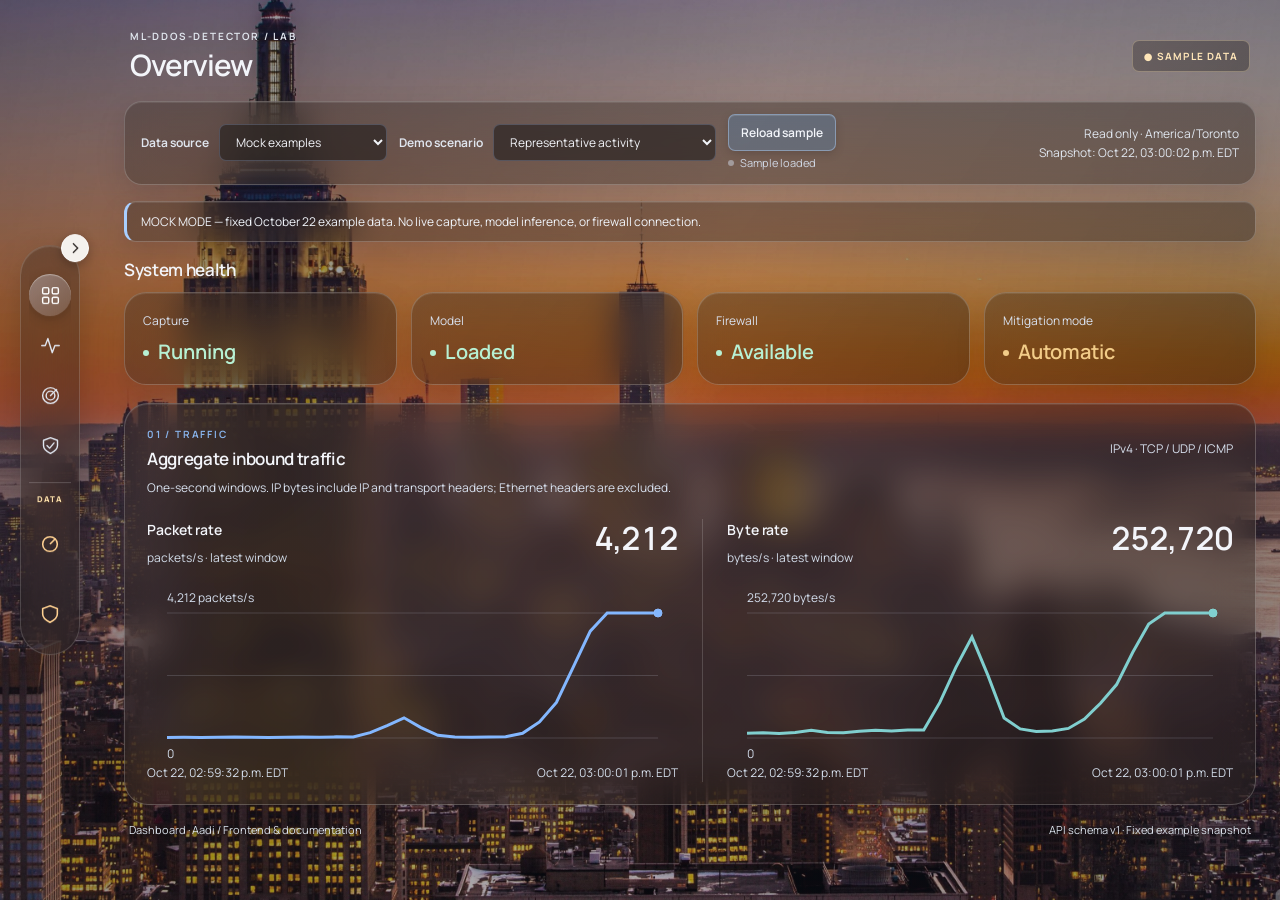
<file: frontend/index.html>
<!doctype html>
<html lang="en">
<head>
  <meta charset="utf-8"><meta name="viewport" content="width=device-width, initial-scale=1">
  <title>ML-DDoS-Detector · Dashboard</title>
  <link rel="stylesheet" href="styles.css"><link rel="stylesheet" href="dashboard.css?v=12">
  <script type="module" src="app.js?v=9"></script><script type="module" src="navigation.js?v=10"></script>
</head>
<body><a class="skip-link" href="#page-title">Skip to content</a>
<aside class="glass-nav" aria-label="Dashboard sidebar"><button id="sidebar-toggle" class="sidebar-toggle" aria-expanded="false" aria-controls="sidebar-navigation" aria-label="Expand sidebar"><svg viewBox="0 0 24 24" fill="none" stroke="currentColor" stroke-width="2" aria-hidden="true"><path d="m9 5 7 7-7 7"/></svg></button><div class="rail-scroll"><nav id="sidebar-navigation" aria-label="Main navigation"><a href="#overview" aria-label="Overview" aria-describedby="tip-overview"><svg viewBox="0 0 24 24" aria-hidden="true" fill="none" stroke="currentColor" stroke-width="1.6" stroke-linecap="round" stroke-linejoin="round"><rect x="3" y="3" width="7" height="7" rx="1.5"/><rect x="14" y="3" width="7" height="7" rx="1.5"/><rect x="3" y="14" width="7" height="7" rx="1.5"/><rect x="14" y="14" width="7" height="7" rx="1.5"/></svg><span class="nav-label" id="tip-overview" role="tooltip">Overview</span></a><a href="#traffic" aria-label="Traffic" aria-describedby="tip-traffic"><svg viewBox="0 0 24 24" aria-hidden="true" fill="none" stroke="currentColor" stroke-width="1.6" stroke-linecap="round" stroke-linejoin="round"><path d="M2 12h4l3-8 5 16 3-8h5"/></svg><span class="nav-label" id="tip-traffic" role="tooltip">Traffic</span></a><a href="#detections" aria-label="Detections" aria-describedby="tip-detections"><svg viewBox="0 0 24 24" aria-hidden="true" fill="none" stroke="currentColor" stroke-width="1.6" stroke-linecap="round" stroke-linejoin="round"><circle cx="12" cy="12" r="9"/><circle cx="12" cy="12" r="5"/><path d="m12 12 7-7"/></svg><span class="nav-label" id="tip-detections" role="tooltip">Detections</span></a><a href="#blocks" aria-label="Blocks" aria-describedby="tip-blocks"><svg viewBox="0 0 24 24" aria-hidden="true" fill="none" stroke="currentColor" stroke-width="1.6" stroke-linecap="round" stroke-linejoin="round"><path d="m12 3 8 3v6c0 5-8 9-8 9s-8-4-8-9V6z"/><path d="m8 12 3 3 5-6"/></svg><span class="nav-label" id="tip-blocks" role="tooltip">Blocks</span></a></nav><div class="sidebar-statuses" aria-label="Snapshot summaries"><p class="status-caption">DATA</p><div class="status-item" id="detection-status" tabindex="0" role="group" aria-label="Detection: awaiting demo data" aria-describedby="detection-tip"><svg viewBox="0 0 24 24" fill="none" stroke="currentColor" stroke-width="1.7" aria-hidden="true"><circle cx="12" cy="12" r="8"/><path d="m12 12 6-6"/></svg><span class="status-copy"><small>Detection · demo</small><strong id="detection-summary">Awaiting data</strong></span><span class="status-tooltip" id="detection-tip" role="tooltip">Awaiting demo data. Live attack state is unknown.</span></div><div class="status-item" id="mitigation-status" tabindex="0" role="group" aria-label="Mitigation: awaiting demo data" aria-describedby="mitigation-tip"><svg viewBox="0 0 24 24" fill="none" stroke="currentColor" stroke-width="1.7" aria-hidden="true"><path d="m12 3 8 3v6c0 5-8 9-8 9s-8-4-8-9V6z"/></svg><span class="status-copy"><small>Mitigation · demo</small><strong id="mitigation-summary">Awaiting data</strong></span><span class="status-tooltip" id="mitigation-tip" role="tooltip">Awaiting demo data. Live firewall state is unknown.</span></div></div></div></aside>
  <main class="workspace">
    <div class="heading"><div><p class="eyebrow">ML-DDOS-DETECTOR / LAB</p><h1 id="page-title" tabindex="-1">Overview</h1></div><span class="sample">● SAMPLE DATA</span></div>
    <section class="toolbar" aria-label="Data source controls">
      <div class="toolbar-controls">
        <div class="control-field"><label for="source">Data source</label><select id="source"><option value="mock">Mock examples</option><option value="api">Backend API</option></select></div>
        <div class="control-field scenario-field"><label for="scenario">Demo scenario</label><select id="scenario"><option value="sample">Representative activity</option><option value="empty">No measurements or events</option><option value="zero">Measured zero traffic</option><option value="unavailable">Capture unavailable</option><option value="stale">Stale snapshot</option><option value="loading">Slow sample load</option><option value="invalid">Malformed response</option><option value="error">Connection failure</option></select></div>
        <div class="refresh-control"><button id="reload" aria-describedby="refresh-state">Reload sample</button><span id="refresh-state">Awaiting data</span></div>
      </div>
      <span class="shared-meta">Read only · America/Toronto<br><span id="updated">Awaiting snapshot</span></span>
    </section>
    <p id="notice" role="status" aria-live="polite">Loading sample data…</p>
    <details id="provenance" class="data-details" hidden><summary>Data details</summary><p id="provenance-text">Awaiting source details.</p></details>
    <div class="overview-content view" id="view-overview"><section aria-labelledby="health-title"><div class="section-heading"><h2 id="health-title">System health</h2></div><div id="health" class="health-grid"></div></section>
    <section class="panel" aria-labelledby="traffic-title"><div class="section-heading"><div><p class="eyebrow">01 / TRAFFIC</p><h2 id="traffic-title">Aggregate inbound traffic</h2></div><span>IPv4 · TCP / UDP / ICMP</span></div><p class="muted">One-second windows. IP bytes include IP and transport headers; Ethernet headers are excluded.</p><div id="overview-charts" class="charts"></div></section>
    </div><section class="panel view" id="view-traffic" hidden aria-labelledby="traffic-page-title"><div class="section-heading"><h2 id="traffic-page-title">Aggregate inbound traffic</h2><span>IPv4 · TCP / UDP / ICMP</span></div><p class="muted">One-second windows. IP bytes include IP and transport headers; Ethernet headers are excluded.</p><div id="charts" class="charts"></div></section><section class="panel view" id="view-detections" hidden aria-labelledby="detections-title"><div class="section-heading"><div><p class="eyebrow">02 / DETECTION</p><h2 id="detections-title">Detection events</h2></div><span id="detection-count"></span></div><p class="muted">Scores describe aggregate windows. Source events reuse that score and carry separate attribution evidence.</p><div id="detections" class="table-wrap"></div></section>
    <section class="panel view" id="view-blocks" hidden aria-labelledby="blocks-title"><div class="section-heading"><div><p class="eyebrow">03 / MITIGATION</p><h2 id="blocks-title">Confirmed blocks in snapshot</h2></div><span id="block-count"></span></div><p class="muted">A block request is not confirmation. These fixed examples do not describe current firewall state.</p><div id="blocks" class="table-wrap"></div></section>
    <footer>Dashboard · Aadi / Frontend &amp; documentation <span>API schema v1 · Fixed example snapshot</span></footer>
  </main>
</body>
</html>
</file>
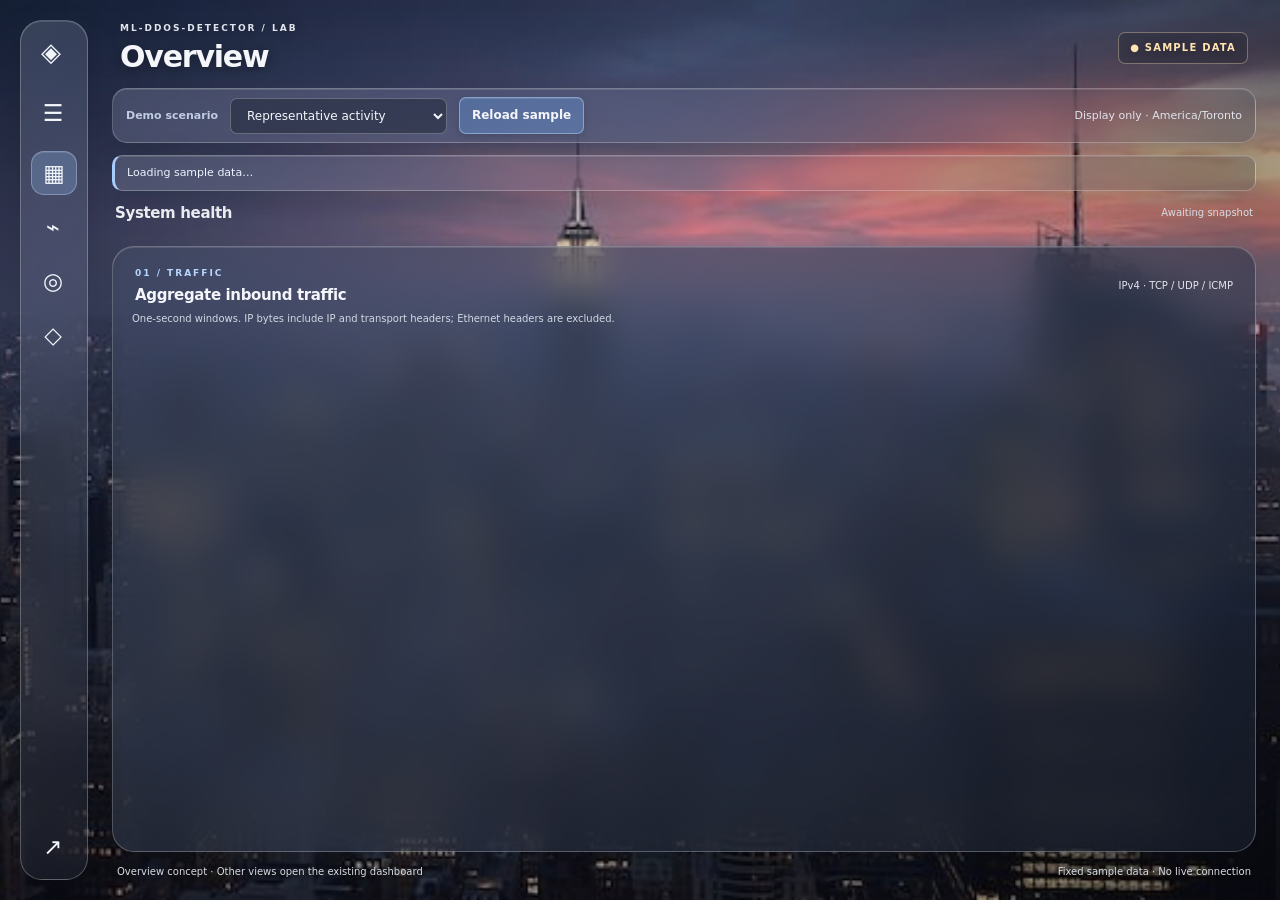
<file: frontend/overview-preview.html>
<!doctype html>
<html lang="en">
<head>
  <meta charset="utf-8"><meta name="viewport" content="width=device-width, initial-scale=1">
  <title>ML-DDoS-Detector · Overview concept</title>
  <link rel="stylesheet" href="styles.css"><link rel="stylesheet" href="overview-preview.css?v=2">
  <script type="module" src="app.js"></script>
</head>
<body>
  <aside class="glass-nav" aria-label="Preview navigation">
    <a class="nav-brand" href="overview-preview.html" aria-label="Overview concept">◈<span>ML-DDoS-Detector</span></a>
    <button class="nav-pin" aria-label="Pin sidebar open" aria-expanded="false"><span class="nav-icon">☰</span><span class="nav-label">Keep menu open</span></button>
    <nav>
      <a class="selected" aria-current="page" href="overview-preview.html"><span class="nav-icon">▦</span><span class="nav-label">Overview</span></a>
      <a href="./#traffic-title" title="Traffic — existing dashboard"><span class="nav-icon">⌁</span><span class="nav-label">Traffic</span></a>
      <a href="./#detections-title" title="Detections — existing dashboard"><span class="nav-icon">◎</span><span class="nav-label">Detections</span></a>
      <a href="./#blocks-title" title="Blocks — existing dashboard"><span class="nav-icon">◇</span><span class="nav-label">Blocks</span></a>
    </nav>
    <a class="nav-bottom" href="./" title="Open existing dashboard"><span class="nav-icon">↗</span><span class="nav-label">Existing dashboard</span></a>
  </aside>
  <main class="workspace">
    <div class="heading"><div><p class="eyebrow">ML-DDOS-DETECTOR / LAB</p><h1>Overview</h1></div><span class="sample">● SAMPLE DATA</span></div>
    <section class="toolbar" aria-label="Mock demonstration controls"><div><label for="scenario">Demo scenario</label><select id="scenario"><option value="sample">Representative activity</option><option value="empty">No measurements or events</option><option value="zero">Measured zero traffic</option><option value="unavailable">Capture unavailable</option><option value="stale">Stale snapshot</option><option value="error">Connection failure</option></select><button id="reload">Reload sample</button></div><span>Display only · America/Toronto</span></section>
    <p id="notice" role="status" aria-live="polite">Loading sample data…</p>
    <div class="overview-content"><section aria-labelledby="health-title"><div class="section-heading"><h2 id="health-title">System health</h2><span id="updated">Awaiting snapshot</span></div><div id="health" class="health-grid"></div></section>
    <section class="panel" aria-labelledby="traffic-title"><div class="section-heading"><div><p class="eyebrow">01 / TRAFFIC</p><h2 id="traffic-title">Aggregate inbound traffic</h2></div><span>IPv4 · TCP / UDP / ICMP</span></div><p class="muted">One-second windows. IP bytes include IP and transport headers; Ethernet headers are excluded.</p><div id="charts" class="charts"></div></section>
    </div><div hidden aria-hidden="true"><section class="panel" aria-labelledby="detections-title"><div class="section-heading"><div><p class="eyebrow">02 / DETECTION</p><h2 id="detections-title">Detection events</h2></div><span id="detection-count"></span></div><p class="muted">Scores describe aggregate windows. Source events reuse that score and carry separate attribution evidence.</p><div id="detections" class="table-wrap"></div></section>
    <section class="panel" aria-labelledby="blocks-title"><div class="section-heading"><div><p class="eyebrow">03 / MITIGATION</p><h2 id="blocks-title">Confirmed blocks in snapshot</h2></div><span id="block-count"></span></div><p class="muted">A block request is not confirmation. These fixed examples do not describe current firewall state.</p><div id="blocks" class="table-wrap"></div></section>
    </div><footer>Overview concept · Other views open the existing dashboard <span>Fixed sample data · No live connection</span></footer>
  </main>
<script>
const pin = document.querySelector('.nav-pin');
pin.addEventListener('click', () => {
  const open = document.querySelector('.glass-nav').classList.toggle('pinned');
  pin.setAttribute('aria-expanded', String(open));
  pin.setAttribute('aria-label', open ? 'Unpin sidebar' : 'Pin sidebar open');
});
</script>
</body>
</html>
</file>
<file: frontend/styles.css>
/* Visual-only redesign. Existing HTML, data and interaction behavior are retained. */
:root {
  color-scheme: dark;
  --ink: #edf3ff;
  --muted: #a5b3cc;
  --line: rgba(181, 204, 255, .13);
  --teal: #77b7ff;
  --bg: #0b1220;
  --surface: rgba(20, 31, 51, .88);
  --blue: #83b7ff;
}
* { box-sizing: border-box; }
html { scroll-padding-top: 20px; }
body {
  margin: 0;
  min-width: 320px;
  background: var(--bg);
  color: var(--ink);
  font: 14px/1.6 system-ui, -apple-system, "Segoe UI", sans-serif;
  -webkit-font-smoothing: antialiased;
}
body::before {
  content: "";
  position: fixed;
  inset: 0;
  z-index: -1;
  pointer-events: none;
  background:
    radial-gradient(ellipse at 8% 0%, rgba(48, 98, 190, .23), transparent 48%),
    radial-gradient(ellipse at 100% 42%, rgba(38, 91, 128, .16), transparent 43%),
    linear-gradient(130deg, #101a2d 0%, #0b1220 55%, #101d2a 100%);
}
header {
  height: 64px;
  padding: 0 max(28px, calc((100vw - 1280px) / 2));
  display: flex;
  align-items: center;
  justify-content: space-between;
  border-bottom: 1px solid var(--line);
  background: rgba(15, 24, 42, .72);
  -webkit-backdrop-filter: blur(22px);
  backdrop-filter: blur(22px);
}
.brand {
  display: flex;
  align-items: center;
  gap: 12px;
  font-size: 26px;
  color: var(--blue);
  text-decoration: none;
  font-weight: 750;
}
.brand span { font-size: 15px; letter-spacing: -.25px; color: var(--ink); }
.tag, .eyebrow { font-size: 10px; letter-spacing: 1.8px; font-weight: 650; color: var(--muted); }
.tag { border: 1px solid var(--line); padding: 5px 10px; border-radius: 6px; }
main { max-width: 1336px; padding: 28px; margin: auto; }
.heading, .section-heading { display: flex; align-items: center; justify-content: space-between; gap: 18px; }
.heading { margin-bottom: 20px; }
h1 { font-size: clamp(28px, 3vw, 36px); letter-spacing: -1.2px; line-height: 1.15; margin: 5px 0 8px; font-weight: 650; }
h2 { font-size: 18px; letter-spacing: -.35px; line-height: 1.4; margin: 0; font-weight: 650; }
h3 { font-size: 14px; letter-spacing: -.1px; margin: 0 0 5px; font-weight: 600; }
.eyebrow { margin: 0 0 5px; }
.subtitle, .muted { color: var(--muted); margin: 0; font-size: 12px; }
.sample {
  display: inline-flex;
  align-items: center;
  font-size: 10px;
  letter-spacing: 1.2px;
  font-weight: 700;
  color: #f2cf8b;
  background: rgba(203, 150, 57, .1);
  border: 1px solid rgba(237, 189, 100, .25);
  padding: 7px 11px;
  border-radius: 7px;
  white-space: nowrap;
}
.toolbar {
  padding: 11px 14px;
  border: 1px solid var(--line);
  border-radius: 12px;
  background: rgba(34, 48, 73, .5);
  box-shadow: inset 0 1px 0 rgba(255,255,255,.035);
  -webkit-backdrop-filter: blur(18px);
  backdrop-filter: blur(18px);
  display: flex;
  justify-content: space-between;
  align-items: center;
  gap: 14px;
}
.toolbar > div { display: flex; align-items: center; gap: 12px; }
.toolbar > span, .section-heading > span { font-size: 11px; color: var(--muted); }
label { font-size: 11px; font-weight: 650; color: #c1cde1; }
select, button {
  font: inherit;
  font-size: 12px;
  padding: 8px 12px;
  min-height: 36px;
  border: 1px solid rgba(163, 188, 232, .25);
  border-radius: 7px;
  color: var(--ink);
  background: #17263e;
}
select { max-width: 100%; }
select option { background: #17263e; color: var(--ink); }
button {
  cursor: pointer;
  background: linear-gradient(180deg, #3579d6, #2865b9);
  border-color: #5892df;
  box-shadow: inset 0 1px 0 rgba(255,255,255,.12), 0 3px 10px rgba(0,0,0,.15);
  font-weight: 600;
  transition: background-color 160ms, border-color 160ms, box-shadow 160ms;
}
button:hover { background: #397ed8; border-color: #90baff; box-shadow: 0 0 0 3px rgba(96,165,250,.1); }
button:disabled { opacity: .6; cursor: wait; }
:focus-visible { outline: 3px solid #a9cfff; outline-offset: 4px; }
#notice {
  padding: 10px 14px;
  border: 1px solid rgba(131, 183, 255, .17);
  border-left: 3px solid #83b7ff;
  border-radius: 0 8px 8px 0;
  background: rgba(60, 104, 167, .1);
  color: #c1d6f6;
  font-size: 11px;
  margin: 12px 0 22px;
}
#notice.warning { background: rgba(186, 130, 40, .12); border-color: rgba(246, 199, 112, .3); color: #f5d59b; }
#notice.error { background: rgba(188, 64, 79, .13); border-color: rgba(255, 147, 159, .4); color: #ffc2ca; }
.health-grid { display: grid; grid-template-columns: repeat(4, minmax(0, 1fr)); gap: 12px; margin: 12px 0 24px; }
.health-card {
  background: linear-gradient(125deg, rgba(65, 85, 120, .25), rgba(25, 38, 61, .6));
  border: 1px solid rgba(180, 202, 244, .17);
  box-shadow: inset 0 1px 0 rgba(255,255,255,.055), 0 8px 24px rgba(0,0,0,.08);
  padding: 14px 17px;
  border-radius: 12px;
  -webkit-backdrop-filter: blur(18px);
  backdrop-filter: blur(18px);
}
.health-card small { color: var(--muted); font-size: 11px; }
.health-card strong { display: block; font-size: 19px; font-weight: 600; margin-top: 5px; text-transform: capitalize; }
.health-card strong.good { color: #93dfc2; }
.health-card strong.good::before, .health-card strong.warn::before {
  content: ""; display: inline-block; width: 6px; height: 6px; margin: 0 9px 3px 0; border-radius: 50%; background: currentColor;
}
.health-card strong.warn { color: #f2cc88; }
.panel {
  border: 1px solid rgba(165, 192, 235, .16);
  background: linear-gradient(140deg, rgba(36, 52, 80, .72), rgba(17, 28, 47, .95));
  box-shadow: inset 0 1px 0 rgba(255,255,255,.045), 0 12px 36px rgba(0,0,0,.1);
  border-radius: 14px;
  padding: 22px;
  margin-bottom: 18px;
  min-width: 0;
}
.panel .eyebrow { color: #89b5ee; }
.panel > .muted { margin-top: 7px; font-size: 11px; }
.charts { display: grid; grid-template-columns: minmax(0,1fr) minmax(0,1fr); gap: 24px; margin-top: 24px; }
.chart { min-width: 0; }
.chart + .chart { border-left: 1px solid var(--line); padding-left: 24px; }
.chart-title { display: flex; justify-content: space-between; align-items: flex-start; gap: 12px; }
.chart-title strong { font-size: clamp(23px, 2.8vw, 32px); line-height: 1.2; font-weight: 600; font-variant-numeric: tabular-nums; letter-spacing: -1px; }
.chart-title span { font-size: 11px; color: var(--muted); }
.chart svg { width: 100%; height: 145px; display: block; margin-top: 10px; }
.chart svg path { stroke: rgba(170,194,234,.13); }
.chart svg text { fill: #a5b3cc; }
.chart:first-child svg polyline { stroke: #83b7ff; }
.chart:first-child svg circle { fill: #83b7ff; }
.chart:last-child svg polyline { stroke: #80cfcf; }
.chart:last-child svg circle { fill: #80cfcf; }
.axis { display: flex; justify-content: space-between; gap: 14px; font-size: 10px; color: var(--muted); font-variant-numeric: tabular-nums; }
.axis span:last-child { text-align: right; }
table { border-collapse: collapse; width: 100%; text-align: left; font-size: 12px; }
th { font-size: 9px; text-transform: uppercase; letter-spacing: 1px; color: #b3c2da; background: rgba(100,130,178,.09); white-space: nowrap; font-weight: 600; }
td, th { padding: 14px 12px; border-bottom: 1px solid var(--line); vertical-align: top; }
tbody tr:last-child td { border-bottom: none; }
tbody tr { transition: background-color 150ms; }
tbody tr:hover { background: rgba(116,158,222,.055); }
td { color: #dce6f6; }
td small { display: block; color: var(--muted); font-size: 10px; line-height: 1.65; margin-top: 5px; }
td strong { font-weight: 650; color: #edf3ff; }
td:first-child small, #blocks td:first-child strong, #detections td:nth-child(2) small { font-family: ui-monospace, "Cascadia Code", Consolas, monospace; }
.table-wrap { overflow-x: auto; margin-top: 18px; scrollbar-color: #465b7a transparent; }
#detections table { min-width: 710px; }
#blocks table { min-width: 640px; }
#blocks td:nth-child(2) { max-width: 370px; }
.pill { display: inline-block; background: rgba(104,160,238,.12); border: 1px solid rgba(131,183,255,.22); color: #b5d4ff; border-radius: 5px; padding: 3px 8px; font-size: 10px; white-space: nowrap; }
.pill.request { background: rgba(210,152,56,.1); border-color: rgba(242,204,136,.25); color: #f2cc88; }
.empty { padding: 26px 16px; text-align: center; color: var(--muted); border: 1px dashed rgba(170,194,234,.23); background: rgba(11,18,32,.2); border-radius: 8px; }
.measurement-table summary { cursor: pointer; font-size: 11px; color: #a9cfff; margin: 16px 0 8px; padding: 5px 0; }
.measurement-table table { font-size: 11px; }
.measurement-table th { font-size: 9px; }
footer { display: flex; justify-content: space-between; gap: 12px; color: var(--muted); font-size: 10px; margin: 22px 2px 8px; }
@media (min-width: 1500px) { main { padding-top: 34px; } }
@media (max-width: 900px) {
  main { padding: 24px; }
  header { padding: 0 24px; }
  .toolbar { flex-wrap: wrap; }
  .toolbar > span { font-size: 10px; }
  .charts { gap: 18px; }
  .chart + .chart { padding-left: 18px; }
  .chart-title { flex-wrap: wrap; }
}
@media (max-width: 700px) {
  main { padding: 20px 16px; }
  header { height: 58px; padding: 0 16px; }
  .heading { align-items: flex-start; gap: 12px; }
  .subtitle { max-width: 38ch; }
  .health-grid { grid-template-columns: repeat(2, minmax(0,1fr)); gap: 10px; }
  .toolbar > div { flex-wrap: wrap; gap: 10px; width: 100%; }
  .toolbar label { width: 100%; }
  .toolbar select { flex: 1; min-width: 0; }
  .charts { grid-template-columns: minmax(0,1fr); }
  .chart + .chart { border-left: 0; border-top: 1px solid var(--line); padding: 20px 0 0; }
  .chart-title { flex-wrap: nowrap; }
  .panel { padding: 17px; }
  .section-heading { align-items: flex-start; }
  .section-heading > span { font-size: 10px; text-align: right; }
  footer { display: block; }
  footer span { display: block; margin-top: 5px; }
}
@media (max-width: 440px) {
  .tag { display: none; }
  h1 { font-size: 28px; }
  .heading { flex-wrap: wrap; }
  .heading .sample { padding: 5px 8px; }
  .health-card { padding: 12px; }
  .health-card strong { font-size: 17px; }
  .chart-title strong { font-size: 27px; }
}
@media (prefers-reduced-motion: reduce) { *, *::before, *::after { transition: none !important; scroll-behavior: auto !important; } }
@media (forced-colors: active) { body::before { display: none; } .panel, .health-card, .toolbar { border: 1px solid CanvasText; } }
</file>
<file: frontend/dashboard.css>
@font-face{font-family:Manrope;src:url('assets/fonts/Manrope.ttf') format('truetype');font-style:normal;font-weight:200 800;font-display:swap}
:root{--ink:#f3f5fa;--muted:#d0d8e5;--line:#ffffff28}
body{font-family:Manrope,system-ui,sans-serif;font-size:14px;background:#1b2331 url('assets/city-sunset.jpg') center 48%/cover fixed no-repeat}
body::before{z-index:0;background:linear-gradient(100deg,#10162477,#131a2855 55%,#11182777)}
[hidden]{display:none!important}
.workspace{position:relative;width:calc(100% - 132px);max-width:1560px;margin:28px auto 24px;padding:0;transform:translateX(34px);min-height:calc(100dvh - 52px);display:flex;flex-direction:column;gap:16px}
.heading{margin:0;padding:0 6px;min-height:52px}
h1{font-size:clamp(28px,2.3vw,36px);font-weight:600;margin:2px 0;letter-spacing:-1px}
h2,.section-heading h2{font-size:17px;font-weight:600}
h3{font-size:14px}.eyebrow{font-size:10px;letter-spacing:1.8px;color:#e1e7ef}
.sample{background:#18233280;color:#ffe6b8;border-color:#ffe8bd50;backdrop-filter:blur(12px)}
.glass-nav{position:fixed;z-index:20;left:20px;top:50%;transform:translateY(-50%);width:60px;padding:8px;border-radius:34px;background:linear-gradient(135deg,#292423dd,#191716bd);border:1px solid #ffffff29;backdrop-filter:blur(18px);box-shadow:inset 0 1px #ffffff18,0 12px 35px #0003}
.glass-nav nav{display:flex;flex-direction:column;gap:8px}
.glass-nav a{position:relative;display:grid;place-items:center;width:44px;height:44px;border-radius:50%;color:#e1e7f1;text-decoration:none;transition:background 160ms,color 160ms,box-shadow 160ms}
.glass-nav a svg{width:21px;height:21px;display:block;flex:none}
.glass-nav a:hover{background:#ffffff14;color:#fff}
.glass-nav a.selected{color:#fff;background:linear-gradient(135deg,#dce8ff55,#bdcbe12b);box-shadow:inset 0 1px #ffffff70,0 3px 12px #0003}
.nav-label{position:absolute;left:calc(100% + 19px);top:50%;transform:translate(4px,-50%);background:#292321ed;border:1px solid #ffffff24;padding:7px 12px;border-radius:18px;white-space:nowrap;font-size:12px;opacity:0;visibility:hidden;pointer-events:none;transition:opacity 120ms 150ms,transform 120ms 150ms,visibility 120ms 150ms}
.glass-nav a:hover .nav-label,.glass-nav a:focus-visible .nav-label{opacity:1;visibility:visible;transform:translate(0,-50%)}
.glass-nav nav.labels-dismissed .nav-label{opacity:0;visibility:hidden;transition:none}
.toolbar,.panel,.health-card,#notice{border:1px solid #ffffff35;backdrop-filter:blur(18px) saturate(110%);-webkit-backdrop-filter:blur(18px) saturate(110%);box-shadow:inset 0 1px #ffffff16,0 12px 30px #050a201e;background:linear-gradient(125deg,rgba(56,49,46,.669),rgba(39,34,33,.708))}
.toolbar{border-radius:18px;padding:12px 16px}.toolbar label,.toolbar>span{font-size:12px;color:#e0e6ef}.shared-meta{text-align:right}
select{background:#292422ae}button#reload{background:#5288bd52;border-color:#b5d7ff70}
#notice{font-size:12px;margin:0;padding:10px 14px;border-radius:12px;color:#f0f4fa;border-left:3px solid #a8cfff}
#notice.warning{background:#443419e6;color:#ffe2a8}#notice.error{background:#54212be6;color:#ffdde1}
.overview-content{display:flex;flex-direction:column;gap:18px}.section-heading>span{font-size:12px;color:#d8e1ef}
.health-grid{margin:10px 0 0;gap:14px}.health-card{padding:16px 18px;border-radius:22px;transition:border-color 160ms,box-shadow 160ms}.health-card:hover{border-color:#ffffff66;box-shadow:0 12px 30px #050a2033}.health-card small{font-size:12px;color:#d8e1ef}.health-card strong{font-size:20px;margin-top:5px}.health-card strong.good{color:#b7f0d3}
.panel{margin:0;border-radius:24px;padding:22px;min-width:0;display:flex;flex-direction:column;background:linear-gradient(125deg,rgba(54,46,43,.740),rgba(38,33,32,.771))}
.panel>.muted{font-size:12px;margin-top:7px;color:#d8e1ef}
.charts{grid-template-columns:repeat(2,minmax(0,1fr));margin-top:22px;gap:24px;flex:none;min-height:0}
.chart{display:flex;flex-direction:column;min-width:0}.chart-title strong{font-size:32px;font-weight:600}.chart-title span,.axis{font-size:12px;color:#d2dce9}
.chart svg{width:100%;height:clamp(150px,20vh,220px);max-height:none;min-height:150px;flex:none;display:block;margin-top:14px}.chart svg text{fill:#d4deed;font:12px Manrope,system-ui,sans-serif}.chart svg path{stroke:#deecff28}
#view-traffic .chart svg{height:clamp(190px,27vh,300px)}
#overview-charts .measurement-table{display:none}.measurement-table{flex:none}.measurement-table summary{font-size:12px;color:#cce2ff;margin:12px 0 0}.measurement-table table{font-size:13px}.measurement-table th{font-size:12px}
.panel.view{max-height:calc(100dvh - 310px);min-height:360px}.panel.view .charts{overflow:auto}.table-wrap{overflow:auto;min-height:0;max-height:60vh;margin-top:18px}table{font-size:14px}th,td small{font-size:12px}thead th{position:sticky;top:0;z-index:1;background:#403733}.pill{font-size:12px}td,th{padding:14px 12px}
footer{margin:0;padding:0 5px;font-size:11px;color:#e0e7f1;text-shadow:0 1px 4px #111}
.skip-link{position:fixed;top:-80px;left:100px;z-index:30;background:#18283d;color:white;padding:12px}.skip-link:focus{top:10px}
.view.entering{animation:page-in 220ms ease both}.view.leaving{opacity:0;transition:opacity 100ms}.workspace.initial .toolbar,.workspace.initial .overview-content{animation:panel-in 350ms ease both}.workspace.initial .overview-content{animation-delay:50ms}
@keyframes page-in{from{opacity:0;transform:translateY(6px)}to{opacity:1;transform:none}}@keyframes panel-in{from{opacity:0;transform:translateY(10px)}to{opacity:1;transform:none}}
button:active:not(:disabled){transform:scale(.97)}details[open] table{animation:measurement-in 150ms ease}@keyframes measurement-in{from{opacity:.4}to{opacity:1}}
@media(max-width:1100px),(max-height:760px){.workspace{gap:12px;margin-top:20px}.panel{padding:18px}.health-card{padding:12px 14px}.chart svg{height:150px}.panel.view{max-height:none;min-height:320px}.table-wrap{max-height:58vh}}
@media(max-width:700px){body{background-position:36% center}.workspace{width:calc(100% - 100px);margin:18px 12px 20px 88px;transform:none;min-height:calc(100dvh - 38px)}.glass-nav{left:12px}.heading{flex-wrap:wrap;gap:8px}.toolbar{gap:10px}.shared-meta{text-align:left}.charts{grid-template-columns:minmax(0,1fr)}.chart+.chart{padding:18px 0 0;border-left:0;border-top:1px solid var(--line)}.health-grid{gap:10px}.health-card strong{font-size:17px}.chart-title{flex-wrap:wrap}.chart-title strong{font-size:28px}.section-heading{flex-wrap:wrap;gap:8px}.axis{font-size:11px}.panel.view{min-height:0}.table-wrap{max-height:65vh}.panel{border-radius:20px}footer span{display:block}}
@media(hover:none){.nav-label{display:none}}
@supports not (backdrop-filter:blur(1px)){.glass-nav,.toolbar,.panel,.health-card,#notice{background:#253247}}
@media(prefers-reduced-motion:reduce){*,*::before,*::after{animation:none!important;transition:none!important;scroll-behavior:auto!important}}
@media(forced-colors:active){body{background:Canvas}.panel,.health-card,.glass-nav,#notice,.toolbar{background:Canvas;color:CanvasText;border:1px solid CanvasText}.glass-nav a.selected{outline:2px solid Highlight}}
.health-grid{margin-bottom:0}
@media(min-width:701px) and (max-height:850px){.workspace{gap:12px;margin-top:20px;min-height:calc(100dvh - 44px)}.overview-content{gap:14px}.panel{padding:18px}.health-card{padding:12px 14px}.charts{margin-top:16px}.chart svg{height:150px}.heading{min-height:46px}.toolbar{padding:9px 14px}}

/* Keep information-heavy surfaces darker than the general glass. */
#notice{background:linear-gradient(125deg,rgba(56,49,46,.80),rgba(39,34,33,.84))}
#notice.warning{background:#443419e6}#notice.error{background:#54212be6}
#view-detections,#view-blocks{background:linear-gradient(125deg,rgba(54,46,43,.82),rgba(38,33,32,.85))}
@media(min-width:1800px){
 body{font-size:17.5px}
 .workspace{max-width:1950px;width:calc(100% - 180px);gap:20px;margin-top:35px;transform:translateX(40px)}
 h1{font-size:44px}.heading{min-height:65px}.eyebrow{font-size:12.5px}
 h2,.section-heading h2{font-size:21px}h3{font-size:17.5px}
 .sample{font-size:12.5px;padding:9px 14px}
 .toolbar{padding:15px 20px;border-radius:23px}.toolbar>div{gap:15px}
 .toolbar label,.toolbar>span{font-size:15px}
 select,button{font-size:15px;min-height:45px;padding:10px 15px;border-radius:9px}
 #notice{font-size:15px;padding:12px 18px;border-radius:15px}
 .overview-content{gap:22px}.health-grid{gap:18px;margin-top:12px}
 .health-card{padding:20px 23px;border-radius:27px}.health-card small{font-size:15px}.health-card strong{font-size:25px}
 .panel{padding:28px;border-radius:30px}.panel>.muted,.section-heading>span{font-size:15px}
 .charts{margin-top:27px;gap:30px}.chart+.chart{padding-left:30px}
 .chart-title strong{font-size:40px}.chart-title span,.axis{font-size:15px}
 .chart svg{height:clamp(190px,20vh,275px);margin-top:18px}.chart svg text{font-size:15px}
 #view-traffic .chart svg{height:clamp(235px,27vh,375px)}
 .measurement-table summary{font-size:15px;margin-top:15px}.measurement-table table{font-size:16px}.measurement-table th{font-size:15px}
 table{font-size:17.5px}th,td small,.pill{font-size:15px}td,th{padding:18px 15px}
 footer{font-size:13px}.panel.view{max-height:calc(100dvh - 370px);min-height:450px}
 .glass-nav{width:75px;padding:10px;border-radius:42px;left:25px}.glass-nav nav{gap:10px}
 .glass-nav a{width:55px;height:55px}.glass-nav a svg{width:26px;height:26px}.nav-label{font-size:15px;padding:9px 15px;left:calc(100% + 24px)}
}
@media(min-width:1800px) and (max-height:950px){.workspace{gap:14px;margin-top:22px}.overview-content{gap:16px}.health-card{padding:14px 20px}.panel{padding:22px}.chart svg{height:175px}.charts{margin-top:18px}}
@supports not (backdrop-filter:blur(1px)){.glass-nav,.toolbar,.panel,.health-card,#notice{background:#302b2a}}
@media(forced-colors:active){.panel,.health-card,.glass-nav,#notice,.toolbar,#view-detections,#view-blocks{background:Canvas;color:CanvasText}}
@media(min-width:1800px){.workspace{min-height:calc(100dvh - 59px)}}
@media(min-width:1800px) and (max-height:950px){.workspace{min-height:calc(100dvh - 46px)}}
/* Shared glass and responsive sidebar: one tint across all surfaces. */
:root{--glass:linear-gradient(125deg,rgba(51,44,41,.36),rgba(36,31,30,.40));--rail:60px}
body{padding-left:calc(var(--rail) + 40px);transition:padding-left 300ms cubic-bezier(.2,.7,.2,1)}
body.sidebar-expanded{--rail:252px}
.workspace{width:calc(100% - 48px);max-width:1560px;transform:none;margin-left:auto;margin-right:auto}
.glass-nav,.toolbar,.panel,.health-card,#view-detections,#view-blocks{background:var(--glass);-webkit-backdrop-filter:blur(18px) saturate(110%);backdrop-filter:blur(18px) saturate(110%)}
.glass-nav{width:var(--rail);border-radius:32px;transition:width 300ms cubic-bezier(.2,.7,.2,1);max-height:calc(100dvh - 40px)}
.glass-nav nav{margin-top:24px}
.sidebar-toggle{position:absolute;top:-12px;right:-10px;display:grid;place-items:center;width:28px;height:28px;min-height:28px;padding:5px;border-radius:50%;background:#f4f1ed;color:#302a28;border:1px solid #fff;box-shadow:0 3px 12px #0004}
.sidebar-toggle:hover{background:#fff;color:#171412}.sidebar-toggle svg{width:16px;height:16px;transition:transform 300ms}.sidebar-expanded .sidebar-toggle svg{transform:rotate(180deg)}
.glass-nav a{display:flex;justify-content:flex-start;padding:0 11px;gap:14px;transition:background 160ms,box-shadow 160ms,width 300ms,border-radius 300ms}
.sidebar-expanded .glass-nav a{width:100%;border-radius:24px}
.sidebar-expanded .nav-label{position:static;opacity:1;visibility:visible;transform:none;padding:0;background:none;border:0;font-size:14px;pointer-events:auto}
.glass-nav.labels-dismissed .nav-label,.glass-nav.labels-dismissed .status-tooltip{visibility:hidden;opacity:0}
.sidebar-expanded .glass-nav.labels-dismissed .nav-label{visibility:visible;opacity:1}
.sidebar-statuses{border-top:1px solid #ffffff30;margin-top:20px;padding-top:10px;display:grid;gap:6px}
.status-caption{margin:0;text-align:center;font-size:8px;font-weight:800;letter-spacing:1px;color:#ffe3ad}
.status-item{position:relative;display:flex;gap:12px;align-items:center;min-height:44px;padding:10px;border-radius:22px;color:#e1ded9;cursor:default}
.status-item svg{width:22px;height:22px;flex:none}.status-item[data-tone=attention]{color:#ffd192}.status-item[data-tone=unknown]{color:#d2d0ce}
.status-copy{display:none;min-width:0}.status-copy small{display:block;font-size:10px;color:#ded9d5}.status-copy strong{display:block;font-size:12px;font-weight:600;line-height:1.4}
.sidebar-expanded .status-copy{display:block}.sidebar-expanded .status-caption{text-align:left;padding-left:10px}
.status-tooltip{position:absolute;z-index:40;left:calc(100% + 16px);top:50%;transform:translateY(-50%);width:260px;padding:12px;border:1px solid #ffffff40;border-radius:14px;background:#292321f2;color:#f3eeea;font-size:12px;line-height:1.6;opacity:0;visibility:hidden;pointer-events:none}
.status-item:hover .status-tooltip,.status-item:focus-visible .status-tooltip{opacity:1;visibility:visible}
#notice{background:var(--glass)}#notice.warning{background:rgba(68,52,25,.48)}#notice.error{background:rgba(84,33,43,.52)}
thead th{background:rgba(64,55,51,.56);backdrop-filter:blur(12px)}
.panel,.health-card,.toolbar{transition:border-color 160ms,box-shadow 160ms}
.panel:hover,.health-card:hover,.toolbar:hover{border-color:#ffffff65;box-shadow:inset 0 1px #ffffff25,0 12px 30px #050a2033}
.health-card{transition:transform 160ms,border-color 160ms,box-shadow 160ms}.health-card:hover{transform:translateY(-2px)}
/* Keep backdrop surfaces opaque to the compositor; animate their contents. */
.view.entering,.view.leaving,.workspace.initial .toolbar,.workspace.initial .overview-content{animation:none;opacity:1;transition:none}
.view.entering .section-heading,.view.entering .table-wrap{animation:content-in 220ms ease both}
.view.entering .table-wrap{animation-delay:40ms}
.view.entering .health-card{animation:card-in 220ms ease both}.view.entering .health-card:nth-child(2){animation-delay:40ms}.view.entering .health-card:nth-child(3){animation-delay:80ms}.view.entering .health-card:nth-child(4){animation-delay:120ms}
.view.leaving .table-wrap,.view.leaving .section-heading{opacity:0;transition:opacity 100ms}
@keyframes content-in{from{opacity:0;transform:translateY(6px)}to{opacity:1;transform:none}}
@keyframes card-in{from{transform:translateY(6px)}to{transform:none}}
.sr-only{position:absolute;width:1px;height:1px;padding:0;margin:-1px;overflow:hidden;clip-path:inset(50%);white-space:nowrap;border:0}
*{scrollbar-width:thin;scrollbar-color:#c3b4aa88 transparent}
::-webkit-scrollbar{width:9px;height:9px;background:transparent}::-webkit-scrollbar-track,::-webkit-scrollbar-corner{background:transparent}::-webkit-scrollbar-thumb{background:#c3b4aa88;border:2px solid transparent;background-clip:padding-box;border-radius:20px}::-webkit-scrollbar-thumb:hover{background-color:#ded1c7bb}::-webkit-scrollbar-button{display:none;width:0;height:0}
.table-wrap{scrollbar-color:#c3b4aa88 transparent}
@media(min-width:1800px){:root{--rail:75px}body.sidebar-expanded{--rail:300px}.workspace{max-width:1950px;width:calc(100% - 70px)}.glass-nav{width:var(--rail)}.glass-nav a{padding-left:14px;gap:18px}.sidebar-expanded .nav-label{font-size:17px}.status-item{padding:14px;min-height:55px}.status-item svg{width:26px;height:26px}.status-copy small{font-size:12px}.status-copy strong{font-size:14px}.status-tooltip{font-size:14px;width:300px}.sidebar-toggle{width:32px;height:32px;min-height:32px}}
@media(max-width:850px){
 body,body.sidebar-expanded{padding-left:0}
 .glass-nav{position:relative;left:auto;top:auto;transform:none;width:calc(100% - 32px);max-height:none;margin:20px 16px 0;padding:10px;border-radius:24px}
 .glass-nav nav{display:grid;grid-template-columns:repeat(4,minmax(0,1fr));gap:4px;margin:0;padding-right:30px}
 .glass-nav a,.sidebar-expanded .glass-nav a{width:100%;height:auto;min-height:44px;justify-content:center;padding:10px;border-radius:22px;gap:8px}
 .sidebar-toggle{top:16px;right:7px}.sidebar-expanded .glass-nav nav{grid-template-columns:repeat(2,minmax(0,1fr))}
 .sidebar-expanded .nav-label{display:block;font-size:12px}.glass-nav a .nav-label{left:0;top:calc(100% + 12px);transform:none}
 .sidebar-statuses{grid-template-columns:repeat(2,minmax(0,1fr));gap:8px;margin-top:10px;padding-top:8px}.status-caption{grid-column:1/-1;text-align:left;padding-left:10px}
 .status-item{align-items:flex-start;padding:8px;min-height:44px}.status-copy{display:block}.status-copy strong{font-size:11px}
 .status-tooltip{left:0;top:100%;transform:none;width:min(260px,75vw)}.status-item:last-child .status-tooltip{left:auto;right:0}
 .workspace{width:calc(100% - 32px);margin:18px 16px 20px;transform:none;min-height:0}
 .toolbar>div{flex-wrap:wrap}.toolbar{flex-wrap:wrap}.shared-meta{overflow-wrap:anywhere}
}
@media(hover:none){.glass-nav a:focus-visible .nav-label{display:block}.sidebar-expanded .nav-label{display:block}}
@media(prefers-reduced-motion:reduce){*,*::before,*::after{animation:none!important;transition:none!important}.view.leaving .table-wrap,.view.leaving .section-heading{opacity:1}.health-card:hover{transform:none}}
@supports not (backdrop-filter:blur(1px)){.glass-nav,.toolbar,.panel,.health-card,#view-detections,#view-blocks{background:#302b2a}}
@media(forced-colors:active){.glass-nav,.toolbar,.panel,.health-card,#view-detections,#view-blocks,.status-tooltip,#notice,#notice.error,#notice.warning{background:Canvas;color:CanvasText}.status-item[data-tone]{color:CanvasText}.sidebar-toggle{background:ButtonFace;color:ButtonText}.status-caption,.status-copy small{color:CanvasText}}
.chart-title strong span{font:inherit;letter-spacing:inherit;color:inherit}
.glass-nav.labels-dismissed .status-item .status-tooltip,.glass-nav.labels-dismissed nav a .nav-label{visibility:hidden;opacity:0;transition:none}
.sidebar-expanded .glass-nav.labels-dismissed nav a .nav-label{visibility:visible;opacity:1}
.view.entering .health-card{animation-fill-mode:backwards}

/* Short desktop windows retain the left rail; only genuinely narrow screens use top navigation. */
.sample{background:var(--glass)}

@supports not (backdrop-filter:blur(1px)){#notice,.sample{background:#302b2a}}
@media(forced-colors:active){#notice,.sample,thead th{background:Canvas;color:CanvasText}}

/* Chart interaction is an overlay; recorded coordinates never depend on tooltips. */
.chart svg{color:#8cbbff;touch-action:pan-y}
.chart:nth-child(2) svg{color:#83d5d1}
.chart svg polyline,.chart svg circle{stroke:currentColor}
.chart svg circle{fill:currentColor}
.chart svg:focus-visible{outline:2px solid #f4e9d8;outline-offset:5px;border-radius:6px}
.graph-tooltip,.sidebar-flyout{position:fixed;z-index:1000;max-width:min(330px,calc(100vw - 16px));width:max-content;padding:10px 14px;border:1px solid #ffffff50;border-radius:14px;background:rgba(35,29,27,.82);box-shadow:0 8px 24px #0004;backdrop-filter:blur(12px);color:#fff7ef;font:13px/1.5 Manrope,system-ui,sans-serif;pointer-events:none;overflow-wrap:anywhere}
.graph-tooltip[hidden],.sidebar-flyout[hidden]{display:none}
.sidebar-flyout{animation:flyout-in 120ms ease both}
@keyframes flyout-in{from{opacity:0}to{opacity:1}}
.glass-nav nav{position:relative;isolation:isolate}
.nav-hover{position:absolute;left:0;top:0;z-index:-1;pointer-events:none;border-radius:24px;background:#ffffff14;border:1px solid #ffffff1a;opacity:0;transition:transform 150ms ease,width 150ms ease,height 150ms ease,opacity 120ms}
.glass-nav a:hover{background:transparent}.glass-nav a.selected:hover{background:linear-gradient(135deg,#dce8ff55,#bdcbe12b)}
.glass-nav a{overflow:visible;flex:none}
.sidebar-toggle::before{content:'';position:absolute;inset:-8px;border-radius:50%}
.glass-nav .status-tooltip,body:not(.sidebar-expanded) .glass-nav .nav-label{visibility:hidden;opacity:0}
.glass-nav .status-tooltip{display:none}
.sidebar-expanded .glass-nav .nav-label{overflow:hidden;white-space:nowrap;animation:rail-label-in 160ms 90ms both}
@keyframes rail-label-in{from{opacity:0}to{opacity:1}}
.status-copy{display:block;max-width:0;max-height:0;overflow:hidden;opacity:0;visibility:hidden;transition:opacity 140ms, max-width 300ms,max-height 300ms,visibility 140ms}
.sidebar-expanded .status-copy{max-width:230px;max-height:110px;opacity:1;visibility:visible;transition-delay:90ms}
.status-item{flex-shrink:0}.status-item:focus-visible,.glass-nav a:focus-visible,.sidebar-toggle:focus-visible{outline:2px solid #fff1d9;outline-offset:3px}
@media(min-width:851px){.sidebar-expanded .glass-nav a{overflow:hidden}.glass-nav nav{flex:none}}

@media(max-width:850px){.status-copy{max-width:none;max-height:none;opacity:1;visibility:visible}.sidebar-expanded .status-copy{max-width:none;max-height:none}.sidebar-expanded .glass-nav .nav-label{min-width:0}}
@media(prefers-reduced-motion:reduce){.sidebar-flyout,.sidebar-expanded .glass-nav .nav-label{animation:none}.nav-hover,.status-copy{transition:none}}
@media(forced-colors:active){.graph-tooltip,.sidebar-flyout{background:Canvas;color:CanvasText;border-color:CanvasText}.chart svg{color:CanvasText}.nav-hover{border-color:Highlight}}

/* Stack by available panel space, including when the desktop rail is expanded. */
.panel{container-type:inline-size}
@container(max-width:650px){.charts{grid-template-columns:minmax(0,1fr)}.chart+.chart{padding:18px 0 0;border-left:0;border-top:1px solid var(--line)}}

.graph-tooltip,.sidebar-flyout{pointer-events:auto}
.chart svg path.recorded-point{stroke:currentColor}

/* The outer capsule always stays centred; only its inner content can scroll vertically. */
@media(min-width:851px){
 .glass-nav{top:50%;transform:translateY(-50%);max-height:calc(100dvh - 32px);overflow:visible}
 .rail-scroll{max-height:calc(100dvh - 54px);min-width:0;overflow-x:hidden;overflow-y:auto;scrollbar-width:none}
 .rail-scroll::-webkit-scrollbar{width:0;height:0}
 .glass-nav nav{margin-top:20px;overflow:visible}
 .glass-nav a{overflow:hidden;position:relative;z-index:1}
 .glass-nav .nav-label{min-width:0;flex:1}
 .status-item{width:100%;min-width:0;min-height:64px;gap:0;overflow:hidden}
 .status-copy,.sidebar-expanded .status-copy{position:absolute;left:48px;right:8px;width:auto;max-width:none;max-height:none;overflow:hidden;transform:translateX(-5px);transition:opacity 160ms ease,transform 220ms ease,visibility 160ms;transition-delay:0ms}
 .sidebar-expanded .status-copy{transform:none;transition-delay:100ms}
 .status-copy strong{overflow-wrap:anywhere}
 .sidebar-statuses{margin-top:16px}
 .status-caption,.sidebar-expanded .status-caption{text-align:left;padding-left:8px}
 .sidebar-expanded .glass-nav .nav-label{animation:rail-label-slide 180ms 90ms both}
}
@media(min-width:1800px){.status-item{min-height:76px}.status-copy,.sidebar-expanded .status-copy{left:58px}}
@keyframes rail-label-slide{from{opacity:0;transform:translateX(-6px)}to{opacity:1;transform:translateX(0)}}
/* Selection glides independently of hover, like the reference navigation. */
.nav-selection{position:absolute;top:0;left:0;pointer-events:none;z-index:0;border-radius:24px;background:linear-gradient(135deg,#dce8ff55,#bdcbe12b);box-shadow:inset 0 1px #ffffff70,0 3px 12px #0003;transition:transform 300ms cubic-bezier(.2,.7,.2,1),width 300ms cubic-bezier(.2,.7,.2,1),height 300ms cubic-bezier(.2,.7,.2,1),border-radius 300ms}
body:not(.sidebar-expanded) .nav-selection{border-radius:50%}
.glass-nav a.selected,.glass-nav a.selected:hover{background:transparent;box-shadow:none}
.nav-hover{z-index:0;transition:transform 220ms cubic-bezier(.2,.7,.2,1),width 300ms,height 220ms,opacity 140ms}
@media(max-width:850px){body:not(.sidebar-expanded) .nav-selection{border-radius:22px}}
@media(prefers-reduced-motion:reduce){.nav-selection,.nav-hover,.status-copy{transition:none!important}.sidebar-expanded .glass-nav .nav-label{animation:none}}
@media(forced-colors:active){.nav-selection{border:2px solid Highlight;background:Canvas}.glass-nav a.selected{color:Highlight}}

/* Fit the collapsed selection to the actual inner rail width, including its border. */
@media(min-width:851px){
 body:not(.sidebar-expanded) .glass-nav nav a{width:100%;height:auto;min-height:0;aspect-ratio:1;justify-content:center;padding:0}
 body:not(.sidebar-expanded) .glass-nav nav a .nav-label{display:none}
}

/* Wrap to the actual workspace width, including an expanded desktop rail. */
.toolbar{flex-wrap:wrap;min-width:0;align-items:center}
.toolbar > .toolbar-controls{display:flex;flex:1 1 540px;min-width:0;max-width:100%;flex-wrap:wrap;align-items:center;gap:12px}
.toolbar-controls .control-field{display:flex;flex:1 1 210px;align-items:center;gap:10px;min-width:0;max-width:100%}
.toolbar-controls .scenario-field{flex-basis:280px}
.toolbar .control-field label{width:auto;flex:0 0 auto;white-space:nowrap}
.toolbar .control-field select{width:0;flex:1 1 auto;min-width:0;max-width:100%}
.toolbar .refresh-control{display:flex;flex:0 1 auto;max-width:100%;flex-direction:column;align-items:flex-start;gap:3px}
.toolbar #reload{white-space:nowrap;max-width:100%}
.toolbar .shared-meta{flex:1 1 235px;min-width:0;overflow-wrap:anywhere}
#refresh-state{display:inline-flex;align-items:center;gap:6px;min-width:15ch;font-size:11px;color:var(--muted);white-space:nowrap}
#refresh-state::before{content:'';width:6px;height:6px;border-radius:50%;background:currentColor;opacity:.5}
#refresh-state[data-busy=true]::before{background:#a8cfff;opacity:1}
.data-details{font-size:12px;color:var(--muted);min-width:0}
.data-details summary{cursor:pointer;width:fit-content;padding:4px 0;color:#e7dfd8}
.data-details p{margin:5px 0 0;padding:10px 14px;background:var(--glass);border:1px solid var(--line);border-radius:12px;overflow-wrap:anywhere}
@media(min-width:1800px){#refresh-state{font-size:13px}.data-details{font-size:15px}}
@media(max-width:700px){.toolbar-controls .control-field{flex-basis:100%;flex-wrap:wrap}.toolbar .control-field label{width:100%}.toolbar .control-field select{width:100%;flex-basis:100%}.toolbar .shared-meta{text-align:left}}

.overview-content{container-type:inline-size}
@container(max-width:720px){.health-grid{grid-template-columns:repeat(2,minmax(0,1fr))}}
</file>
<file: frontend/overview-preview.css>
/* Separate composition preview; the original dashboard is untouched. */
:root { --ink:#f4f6fa; --muted:#d0d5df; --line:rgba(255,255,255,.21); }
body { background:#1b2331 url('assets/city-dusk.jpg') center center / cover fixed no-repeat; }
body::before { z-index:0; background:linear-gradient(100deg,rgba(12,18,30,.25),rgba(16,20,29,.12) 55%,rgba(14,20,31,.28)); }
.workspace { position:relative; margin:20px 24px 20px 112px; padding:0; max-width:none; height:calc(100dvh - 40px); min-height:640px; display:flex; flex-direction:column; gap:12px; }
.heading { margin:0; min-height:56px; flex-shrink:0; padding:0 8px; text-shadow:0 2px 12px rgba(0,0,0,.4); }
h1 { font-size:30px; font-weight:550; margin:2px 0 0; }
.eyebrow { color:#e1e5ed; font-size:9px; letter-spacing:2px; }
.sample { background:rgba(30,35,43,.3); color:#ffe4b1; border-color:rgba(255,230,190,.35); backdrop-filter:blur(12px); }
.glass-nav,.toolbar,.panel,.health-card,#notice { -webkit-backdrop-filter:blur(20px) saturate(125%); backdrop-filter:blur(20px) saturate(125%); background:linear-gradient(130deg,rgba(224,229,239,.16),rgba(46,55,73,.28)); border:1px solid rgba(255,255,255,.25); box-shadow:inset 0 1px 0 rgba(255,255,255,.12),0 12px 35px rgba(5,10,20,.16); }
.glass-nav { position:fixed; z-index:10; top:20px; bottom:20px; left:20px; width:68px; border-radius:22px; display:flex; flex-direction:column; padding:10px; overflow:hidden; transition:width 180ms ease; }
.glass-nav:hover,.glass-nav:focus-within,.glass-nav.pinned { width:220px; }
.nav-brand,.glass-nav nav a,.nav-bottom,.nav-pin { display:flex; gap:14px; align-items:center; color:#f2f5fa; text-decoration:none; height:44px; min-height:44px; border-radius:13px; white-space:nowrap; padding:0 10px; }
.nav-brand { font-size:26px; margin-bottom:16px; }
.nav-brand span { font-size:13px; font-weight:650; }
.nav-icon { width:24px; min-width:24px; text-align:center; font-size:23px; font-weight:400; }
.nav-label,.nav-brand span { opacity:0; transition:opacity 100ms; font-size:13px; }
.glass-nav:hover .nav-label,.glass-nav:hover .nav-brand span,.glass-nav:focus-within .nav-label,.glass-nav:focus-within .nav-brand span,.glass-nav.pinned .nav-label,.glass-nav.pinned .nav-brand span { opacity:1; }
.nav-pin { width:100%; margin-bottom:16px; border:0; background:transparent; box-shadow:none; font-weight:400; }
.nav-pin:hover { background:rgba(255,255,255,.1); box-shadow:none; }
.glass-nav nav { display:flex; flex-direction:column; gap:10px; }
.glass-nav nav a.selected { background:rgba(155,199,255,.24); border:1px solid rgba(204,225,255,.35); box-shadow:inset 0 1px 0 rgba(255,255,255,.12); }
.glass-nav nav a:hover,.nav-bottom:hover { background:rgba(255,255,255,.13); }
.nav-bottom { margin-top:auto; }
.toolbar { padding:8px 13px; border-radius:15px; flex-shrink:0; }
.toolbar > span { color:#e0e4ed; }
select { background:rgba(28,37,53,.5); border-color:rgba(255,255,255,.25); }
button#reload { background:rgba(102,159,230,.35); border-color:rgba(182,217,255,.5); }
#notice { font-size:11px; margin:0; padding:8px 12px; border-radius:10px; border-left:3px solid #a8cfff; color:#edf3ff; flex-shrink:0; }
#notice.warning { background:rgba(86,65,30,.6); color:#ffe1a8; }
#notice.error { background:rgba(105,35,45,.65); color:#ffd6dd; }
.overview-content { display:flex; flex-direction:column; gap:14px; min-height:0; flex:1; }
.section-heading { padding:0 3px; }
.section-heading h2 { font-size:15px; }
.section-heading > span { color:#e0e4ed; font-size:10px; }
.health-grid { margin:8px 0 0; gap:12px; }
.health-card { padding:12px 16px; border-radius:17px; }
.health-card small { color:#d8dfe9; font-size:11px; }
.health-card strong { margin-top:3px; font-size:19px; }
.health-card strong.good { color:#b7f0d3; }
.panel { flex:1; min-height:0; margin:0; padding:19px; border-radius:22px; background:linear-gradient(120deg,rgba(67,78,99,.44),rgba(29,38,55,.5)); display:flex; flex-direction:column; }
.panel .eyebrow { color:#b6d6ff; }
.panel > .muted { color:#d2d9e5; font-size:10px; margin-top:5px; }
.charts { min-height:0; flex:1; overflow:auto; margin-top:18px; gap:24px; scrollbar-color:rgba(230,240,255,.4) transparent; }
.chart { display:flex; flex-direction:column; }
.chart svg { height:clamp(100px,17vh,185px); flex:1; min-height:100px; }
.chart svg text { fill:#d4deed; }
.chart svg path { stroke:rgba(225,236,255,.18); }
.chart-title strong { font-size:30px; }
.chart-title span,.axis { color:#d0d8e5; }
.measurement-table { flex-shrink:0; }
.measurement-table summary { color:#d3e6ff; }
.measurement-table table { background:rgba(19,27,42,.6); }
footer { flex-shrink:0; margin:0; padding:0 5px; color:#e3e7ee; font-size:10px; text-shadow:0 1px 4px #111; }
@media(min-width:1100px) and (min-height:720px) { body { overflow:hidden; } .workspace { min-height:0; } }
@media(max-width:700px) { .workspace { margin:14px 12px 14px 86px; height:auto; min-height:calc(100dvh - 28px); } .glass-nav { top:14px; bottom:14px; left:10px; width:62px; padding:7px; border-radius:19px; } .toolbar > span { display:none; } .heading { flex-wrap:wrap; gap:8px; } .health-grid { gap:8px; } .health-card { padding:11px; } .panel { min-height:500px; padding:15px; } .charts { overflow:visible; } .chart svg { flex:none; height:130px; } footer span { display:none; } }
@media(prefers-reduced-motion:reduce) { .glass-nav,.nav-label,.nav-brand span { transition:none; } }

@media(min-width:701px) { .charts { grid-template-rows:minmax(0,1fr); } .chart { min-height:0; } .chart svg { flex:1 1 90px; min-height:60px; max-height:170px; } .measurement-table summary { margin:8px 0 0; } }
</file>
